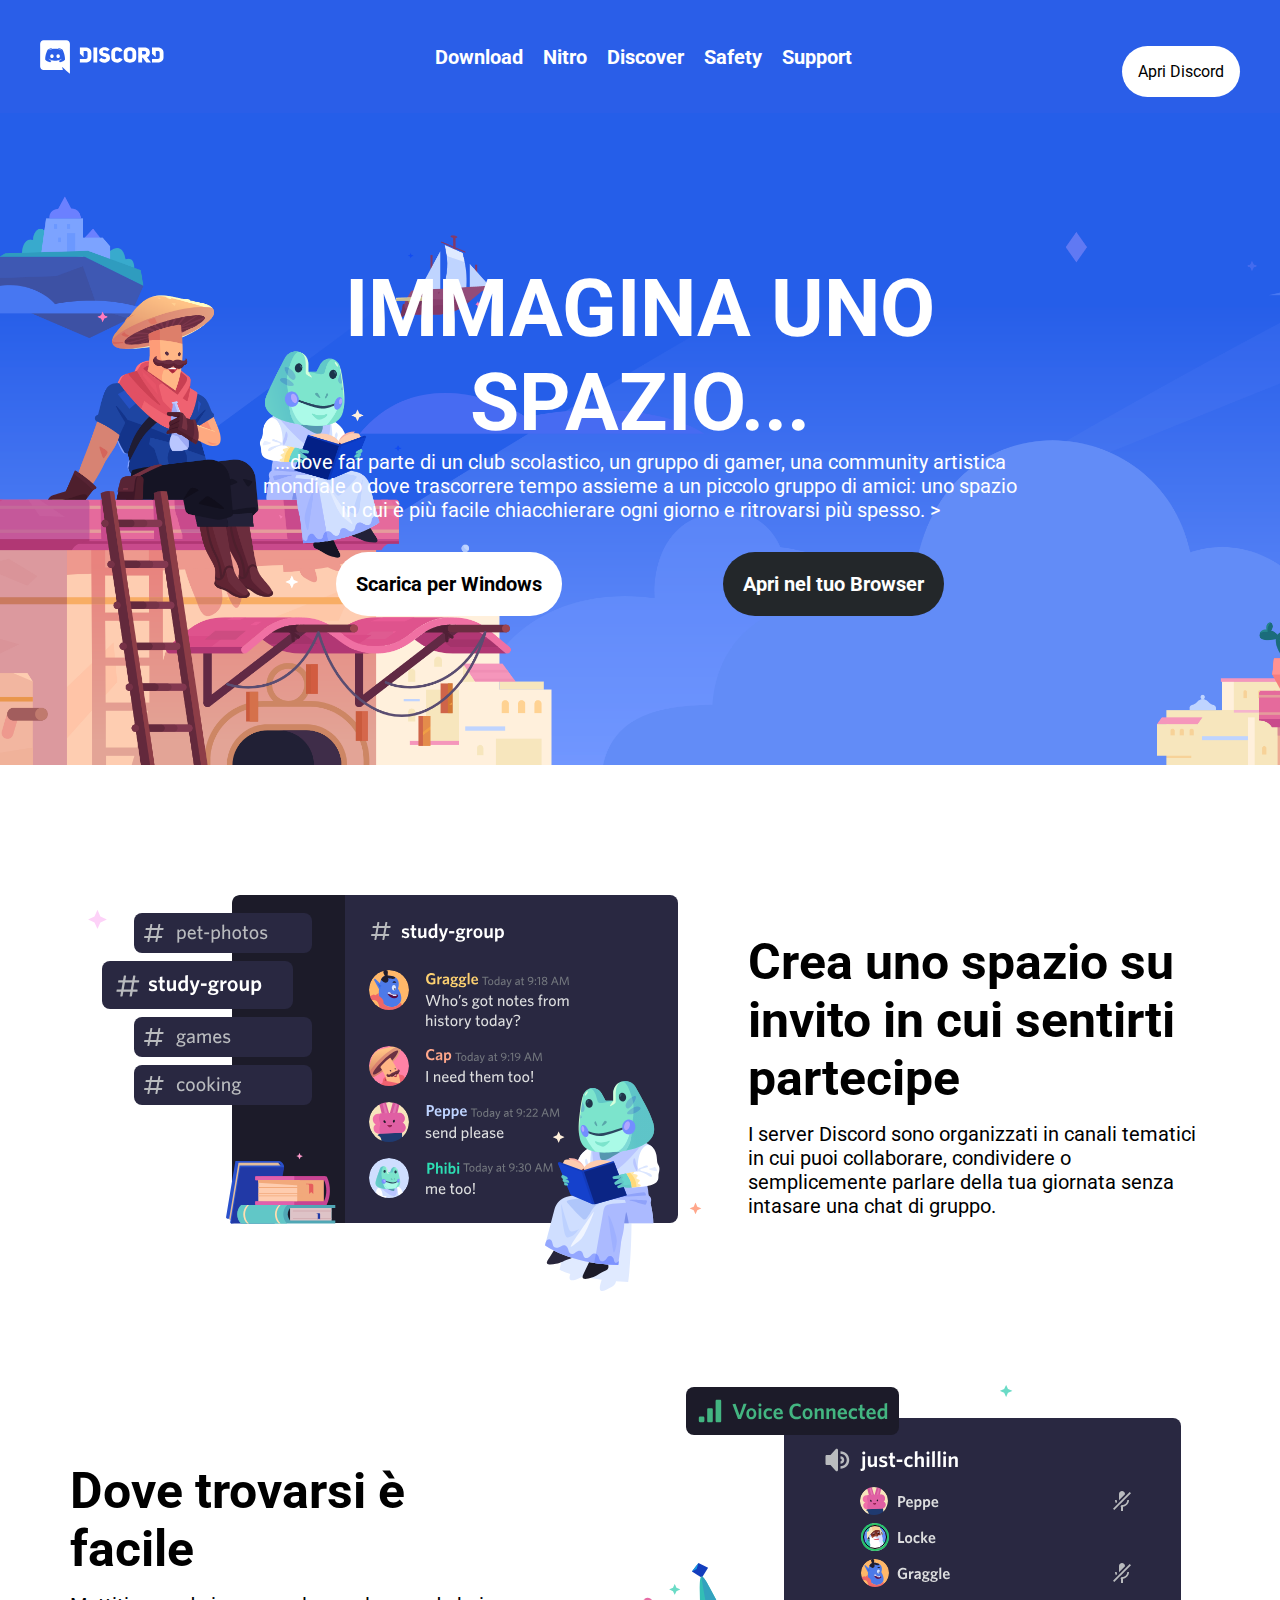
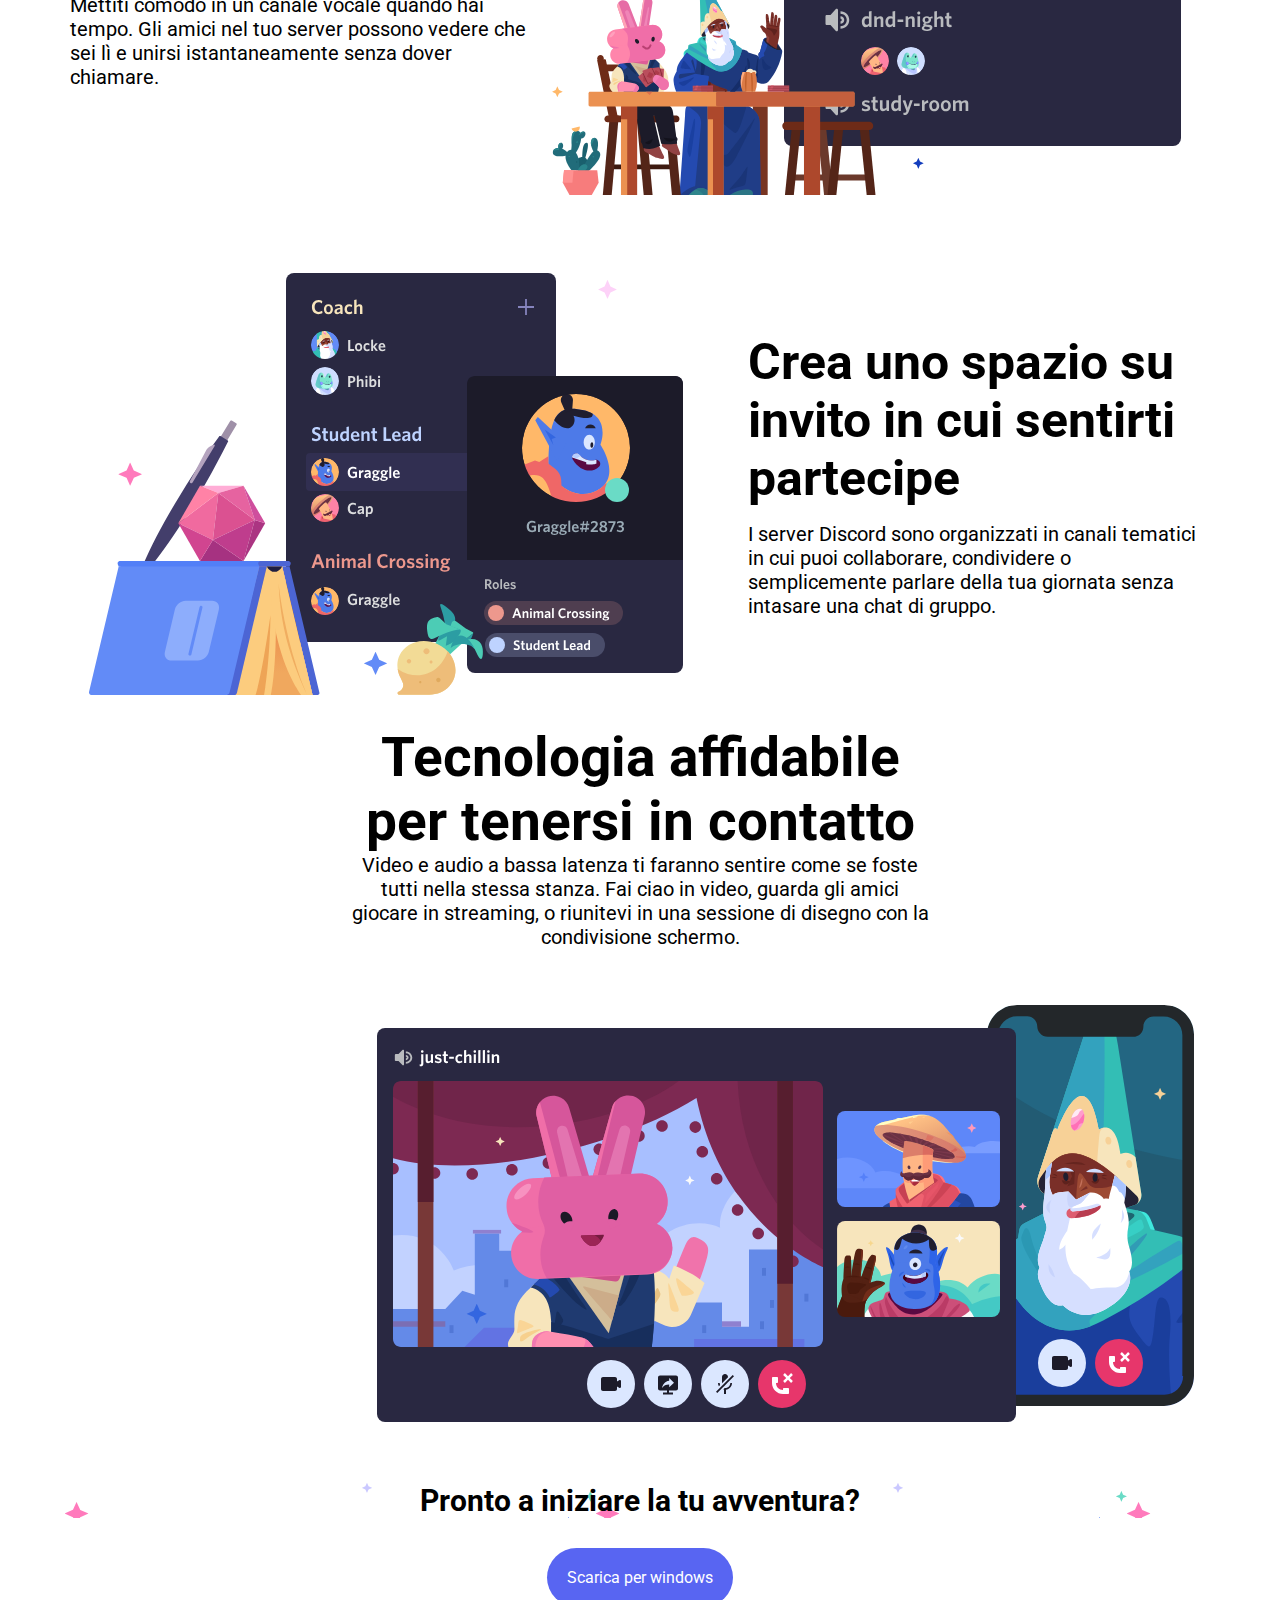
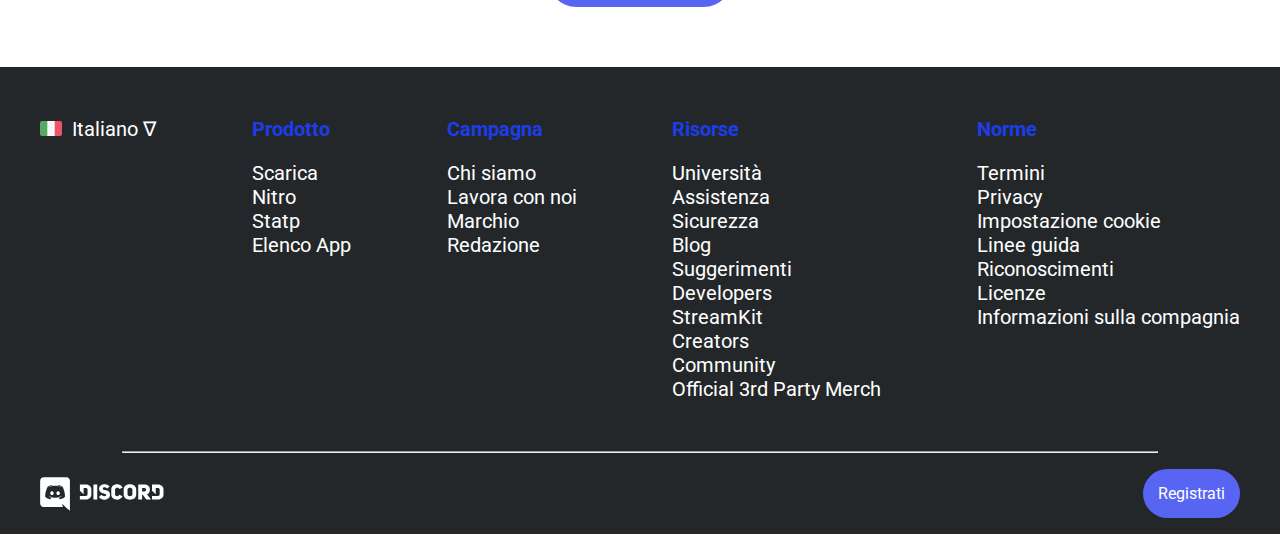
<file: index.html>
<!DOCTYPE html>
<html lang="en">

<head>
    <meta charset="UTF-8">
    <meta name="viewport" content="width=device-width, initial-scale=1.0">
    <title>Discord</title>
    <link rel="stylesheet" href="https://cdnjs.cloudflare.com/ajax/libs/font-awesome/6.4.2/css/all.min.css"
        integrity="sha512-z3gLpd7yknf1YoNbCzqRKc4qyor8gaKU1qmn+CShxbuBusANI9QpRohGBreCFkKxLhei6S9CQXFEbbKuqLg0DA=="
        crossorigin="anonymous" referrerpolicy="no-referrer" />
    <link rel="preconnect" href="https://fonts.googleapis.com">
    <link rel="stylesheet" href="https://cdnjs.cloudflare.com/ajax/libs/font-awesome/6.4.2/css/all.min.css"
        integrity="sha512-z3gLpd7yknf1YoNbCzqRKc4qyor8gaKU1qmn+CShxbuBusANI9QpRohGBreCFkKxLhei6S9CQXFEbbKuqLg0DA=="
        crossorigin="anonymous" referrerpolicy="no-referrer" />
    <link rel="preconnect" href="https://fonts.gstatic.com" crossorigin>
    <link
        href="https://fonts.googleapis.com/css2?family=Fredoka:wght@300&family=Noto+Sans:wght@500&family=Poppins:wght@200&family=Roboto:wght@100&display=swap"
        rel="stylesheet">
    <link rel="stylesheet" href="style.css">
</head>

<body>
    <header class="">
        <nav class="container d-flex">
            <img src="img/logo.svg" alt="">
            <ul class="d-flex">
                <li><strong><a href="">
                            <sapn>Download</span></strong></a></li>
                <li><a href=""><strong>Nitro</strong></a></li>
                <li><a href=""><strong>Discover</strong></a></li>
                <li><a href=""><strong>Safety</strong></a></li>
                <li><a href=""><strong>Support</strong></a></li>
            </ul>
            <a href="accedi" class="apri">Apri Discord</a>

        </nav>
        <div id="hero">
            <div class="container  f-center hero-content big-padding">
                <div class=" f-center container d-flex testo">
                    <h1>IMMAGINA UNO SPAZIO...</h1>
                    <p>...dove far parte di un club scolastico, un gruppo di gamer, una community artistica mondiale o
                        dove trascorrere tempo assieme a un piccolo gruppo di amici: uno spazio in cui è più facile
                        chiacchierare ogni giorno e ritrovarsi più spesso. ></p>
                    <div class="scarica">
                        <i class="fa-sharp fa-solid fa-download "></i>
                        <span><strong>Scarica per Windows</strong></span>
                    </div>
                    <span class="browser"><strong>Apri nel tuo Browser</strong></span>
                </div>
            </div>

        </div>
    </header>
    <main class="">
        <section class="big-padding">
            <div class="container scritte-foto1 ">
                <img src="img/item1.svg" alt="">
                <div>
                    <h3>Crea uno spazio su invito in cui sentirti partecipe</h3>
                    <p class="sotto-testo">I server Discord sono organizzati in canali tematici in cui puoi collaborare,
                        condividere o semplicemente parlare della tua giornata senza intasare una chat di gruppo.</p>
                </div>
            </div>
            <div class="container  scritte-foto2">
                <img src="img/item2.svg" alt="">
                <div>
                    <h3>Dove trovarsi è facile</h3>
                    <p class="sotto-testo2">
                        Mettiti comodo in un canale vocale quando hai tempo. Gli amici nel tuo server
                        possono vedere che sei lì e unirsi istantaneamente senza dover chiamare.
                    </p>
                </div>
            </div>
            <div class="container  scritte-foto1">
                <img src="img/item3.svg" alt="">
                <div>
                    <h3>Crea uno spazio su invito in cui sentirti partecipe</h3>
                    <p class="sotto-testo">
                        I server Discord sono organizzati in canali tematici in cui puoi collaborare,
                        condividere o semplicemente parlare della tua giornata senza intasare una chat di gruppo.
                    </p>
                </div>
            </div>
            <div class="container image">
                <div>
                    <h2>Tecnologia affidabile per tenersi in contatto</h2>
                    <p>Video e audio a bassa latenza ti faranno sentire come se foste tutti nella stessa stanza. Fai
                        ciao in video, guarda gli amici giocare in streaming, o riunitevi in una sessione di disegno con
                        la condivisione schermo.</p>
                </div>
                <img src="img/item4-big.svg" alt="">
            </div>
            <div class="adventure container">
                <h4 class="">Pronto a iniziare la tu avventura?</h4>
                <div class="windows">Scarica per windows</div>

            </div>
        </section>
    </main>
    <footer>


        <div class="container  colonne">
            <div>
                <ul>
                    <li>
                        <div class="lingua-box">
                            <img src="img/ita.png" alt="" class="italiano">Italiano &nabla;
                        </div>
                        <div class="siti">
                            <i class="fa-brands fa-instagram"></i>
                            <i class="fa-brands fa-twitter"></i>
                            <i class="fa-brands fa-facebook"></i>
                            <i class="fa-brands fa-youtube"></i>
                            <i class="fa-brands fa-tiktok"></i>
                        </div>
                    </li>
                </ul>
            </div>
            <div class="">
                <ul>
                    <h5>Prodotto</h5>
                    <li>Scarica</li>
                    <li>Nitro</li>
                    <li>Statp</li>
                    <li>Elenco App</li>
                </ul>
            </div>

            <div>
                <ul>
                    <h5>Campagna</h5>
                    <li>Chi siamo</li>
                    <li>Lavora con noi</li>
                    <li>Marchio</li>
                    <li>Redazione</li>
                </ul>
            </div>

            <div>
                <ul>
                    <h5>Risorse</h5>
                    <li>Università</li>
                    <li>Assistenza</li>
                    <li>Sicurezza</li>
                    <li>Blog</li>
                    <li>Suggerimenti</li>
                    <li>Developers</li>
                    <li>StreamKit</li>
                    <li>Creators</li>
                    <li>Community</li>
                    <li>Official 3rd Party Merch</li>
                </ul>
            </div>

            <div>
                <ul>
                    <h5>Norme</h5>
                    <li>Termini</li>
                    <li>Privacy</li>
                    <li>Impostazione cookie</li>
                    <li>Linee guida</li>
                    <li>Riconoscimenti</li>
                    <li>Licenze</li>
                    <li>Informazioni sulla compagnia</li>
                </ul>
            </div>
        </div>

        <div class="">
            <hr class="container">
            <div class="container d-flex">
                <img src="img/logo.svg" alt="">
                <a href="" class="registrati">Registrati</a>
            </div>
        </div>
    </footer>

</body>

</html>
</file>
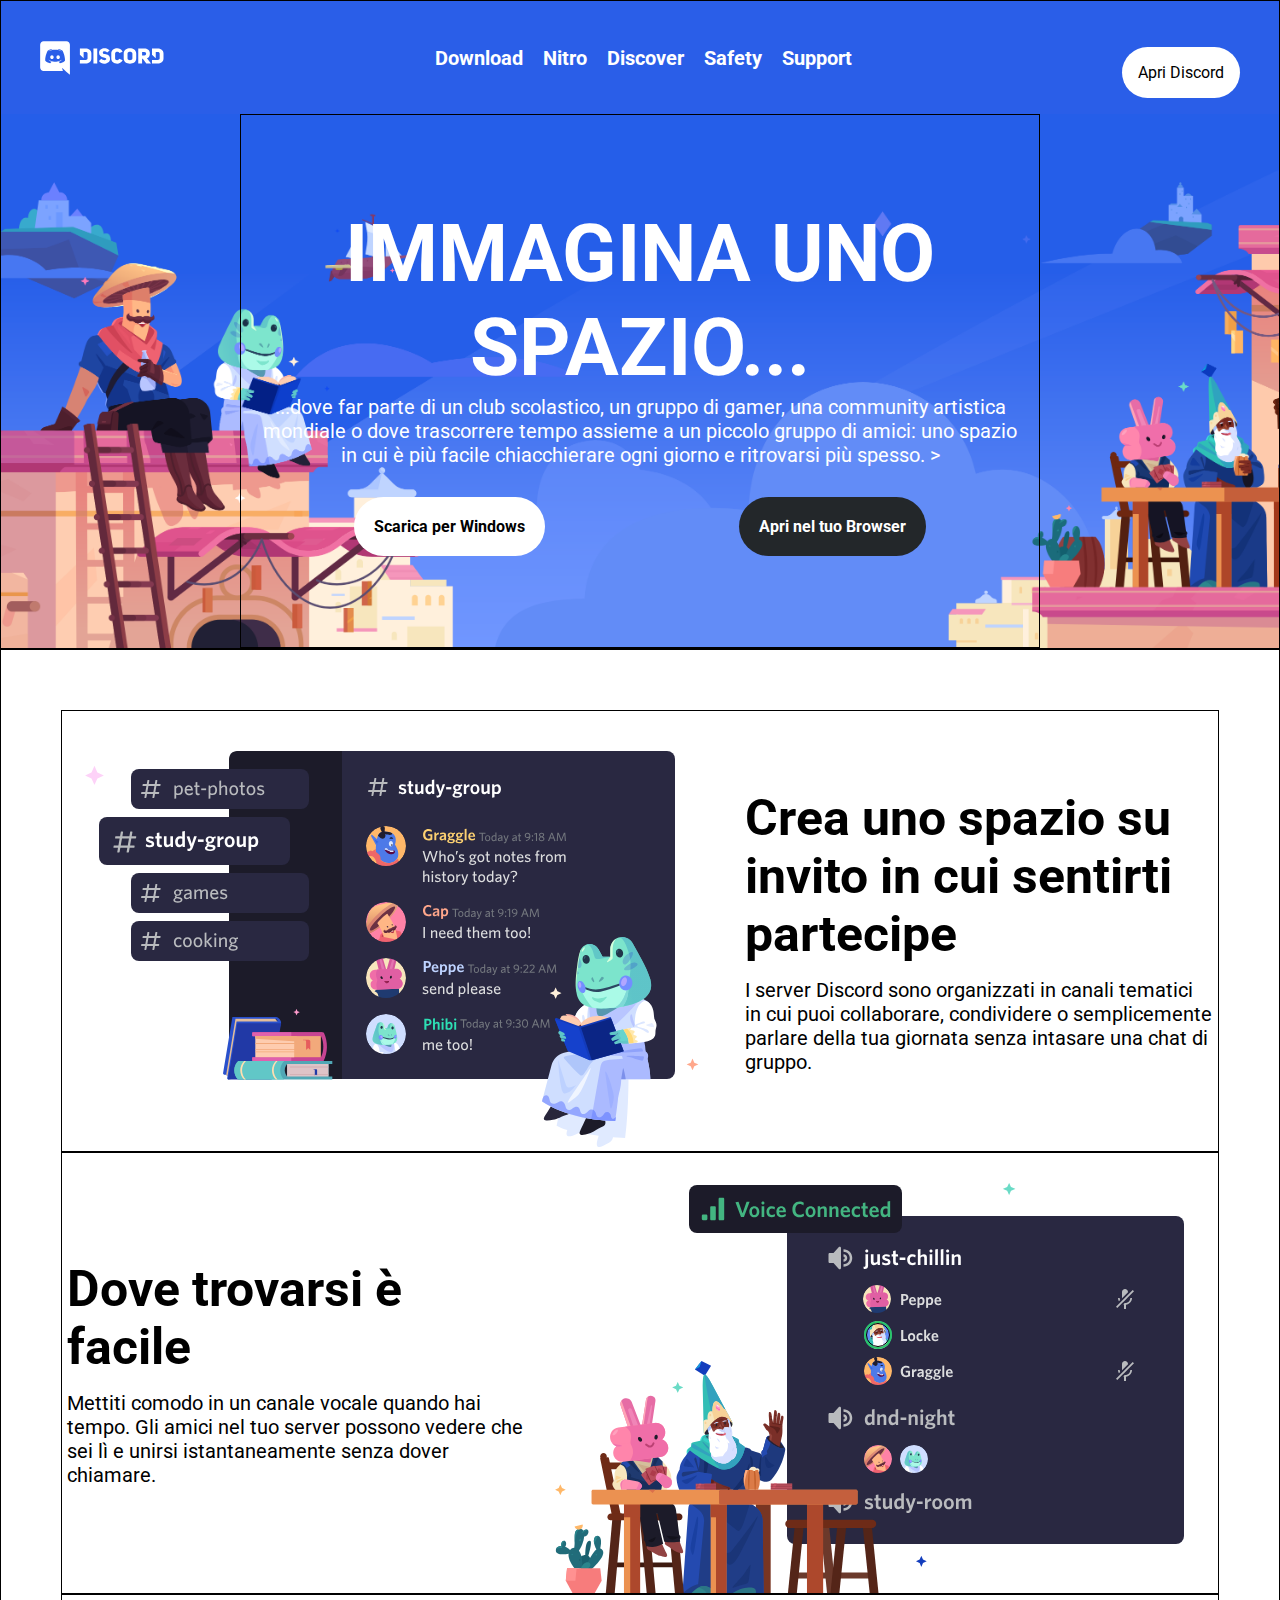
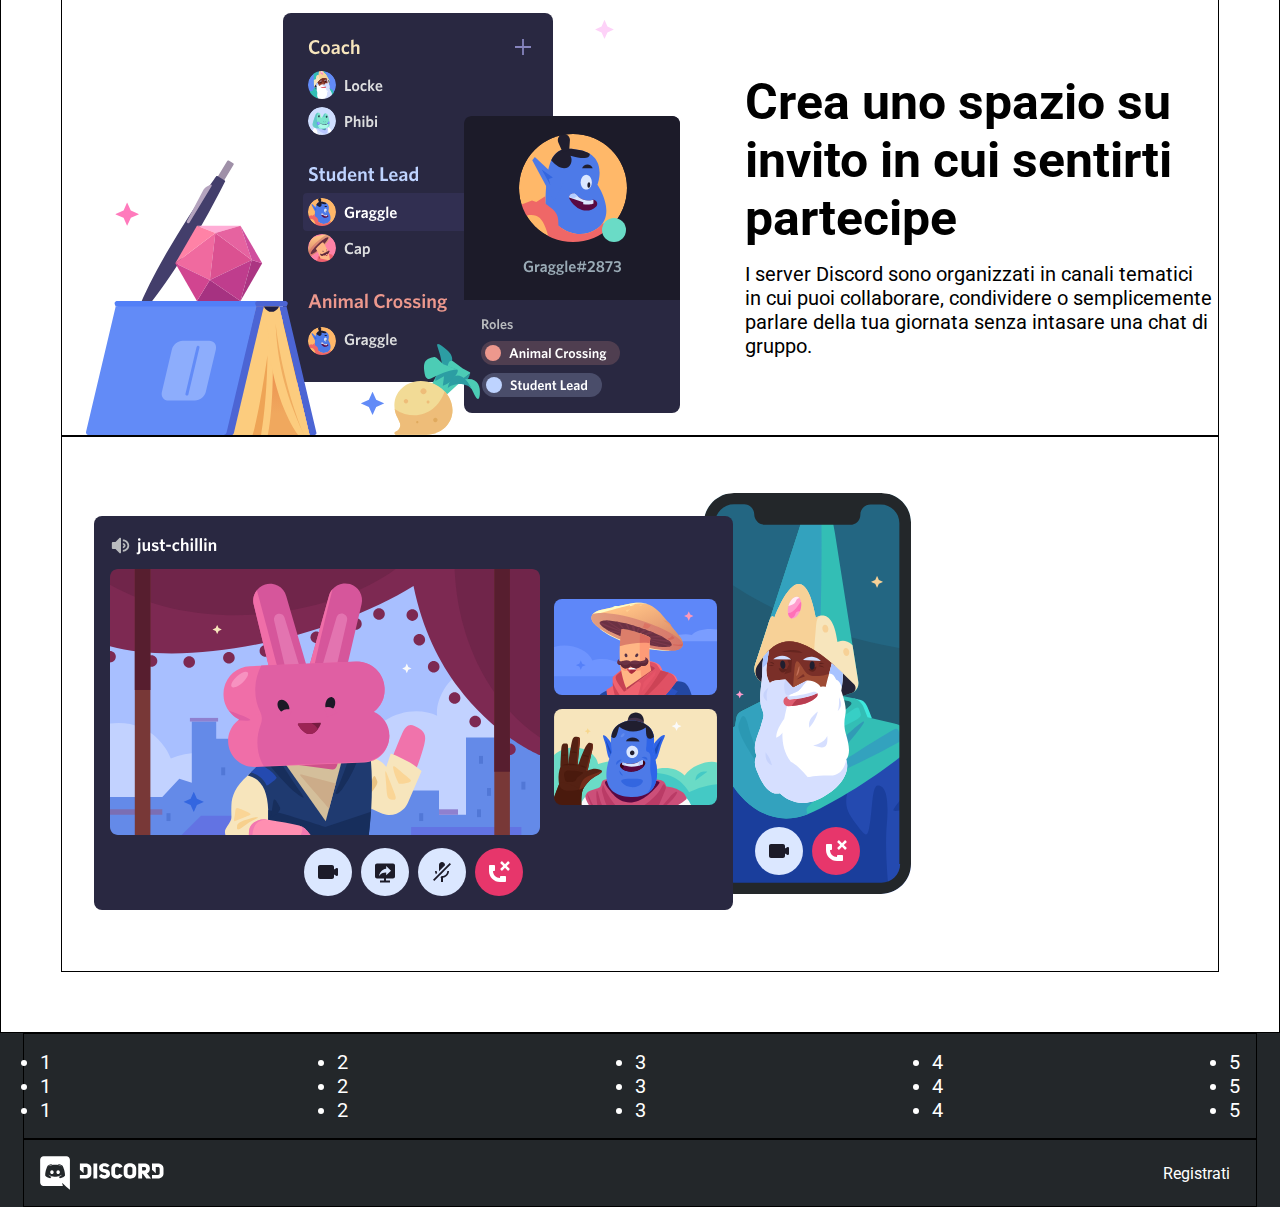
<file: style.html>
<!DOCTYPE html>
<html lang="en">

<head>
    <meta charset="UTF-8">
    <meta name="viewport" content="width=device-width, initial-scale=1.0">
    <title>Discord</title>
    <link rel="preconnect" href="https://fonts.googleapis.com">
    <link rel="stylesheet" href="https://cdnjs.cloudflare.com/ajax/libs/font-awesome/6.4.2/css/all.min.css"
        integrity="sha512-z3gLpd7yknf1YoNbCzqRKc4qyor8gaKU1qmn+CShxbuBusANI9QpRohGBreCFkKxLhei6S9CQXFEbbKuqLg0DA=="
        crossorigin="anonymous" referrerpolicy="no-referrer" />
    <link rel="preconnect" href="https://fonts.gstatic.com" crossorigin>
    <link
        href="https://fonts.googleapis.com/css2?family=Fredoka:wght@300&family=Noto+Sans:wght@500&family=Poppins:wght@200&family=Roboto:wght@100&display=swap"
        rel="stylesheet">
    <link rel="stylesheet" href="index.css">
</head>

<body>
    <header class="debug">
        <nav class="container d-flex">
            <img src="img/logo.svg" alt="">
            <ul class="d-flex">
                <li><strong><a href="">
                            <sapn>Download</span></strong></a></li>
                <li><a href=""><strong>Nitro</strong></a></li>
                <li><a href=""><strong>Discover</strong></a></li>
                <li><a href=""><strong>Safety</strong></a></li>
                <li><a href=""><strong>Support</strong></a></li>
            </ul>
            <a href="accedi" class="apri">Apri Discord</a>

        </nav>
        <div id="hero">
            <div class="container  f-center hero-content">
                <div class=" debug f-center container d-flex testo">
                    <h1>IMMAGINA UNO SPAZIO...</h1>
                    <p>...dove far parte di un club scolastico, un gruppo di gamer, una community artistica mondiale o
                        dove trascorrere tempo assieme a un piccolo gruppo di amici: uno spazio in cui è più facile
                        chiacchierare ogni giorno e ritrovarsi più spesso. ></p>
                    <div class="scarica">
                        <i class="fa-sharp fa-solid fa-download "></i>
                        <span><strong>Scarica per Windows</strong></span>
                    </div>
                    <span class="browser"><strong>Apri nel tuo Browser</strong></span>
                </div>
            </div>

        </div>
    </header>
    <main class="debug">
        <section class="big-padding">
            <div class="container debug scritte-foto">
                <img src="img/item1.svg" alt="">

                <div>
                    <h3>Crea uno spazio su invito in cui sentirti partecipe</h3>
                    <p class="sotto-testo">I server Discord sono organizzati in canali tematici in cui puoi collaborare,
                        condividere o semplicemente parlare della tua giornata senza intasare una chat di gruppo.</p>
                </div>
            </div>



            <div class="container debug scritte-foto2">
                <img src="img/item2.svg" alt="">

                <div>
                    <h3>Dove trovarsi è facile</h3>
                    <p class="sotto-testo2">
                        Mettiti comodo in un canale vocale quando hai tempo. Gli amici nel tuo server
                        possono vedere che sei lì e unirsi istantaneamente senza dover chiamare.
                    </p>
                </div>
            </div>

            <div class="container debug scritte-foto">
                <img src="img/item3.svg" alt="">

                <div>
                    <h3>Crea uno spazio su invito in cui sentirti partecipe</h3>
                    <p class="sotto-testo">I server Discord sono organizzati in canali tematici in cui puoi collaborare,
                        condividere o semplicemente parlare della tua giornata senza intasare una chat di gruppo.</p>
                </div>
            </div>

            <div class="container debug">
                
                



                <img src="img/item4-big.svg" alt="">
            </div>
        </section>
    </main>
    <footer>
        <div class="container d-flex debug">
            <ul>
                <li>1</li>
                <li>1</li>
                <li>1</li>
            </ul>
            <ul>
                <li>2</li>
                <li>2</li>
                <li>2</li>
            </ul>
            <ul>
                <li>3</li>
                <li>3</li>
                <li>3</li>
            </ul>
            <ul>
                <li>4</li>
                <li>4</li>
                <li>4</li>
            </ul>
            <ul>
                <li>5</li>
                <li>5</li>
                <li>5</li>
            </ul>
        </div>
        <div class="container debug d-flex">
            <img src="img/logo.svg" alt="">
            <a href="">Registrati</a>
        </div>
    </footer>

</body>

</html>
</file>
<file: style.css>
* {
    margin: 0;
    padding: 0;
    font-family: 'Fredoka', sans-serif;
    font-family: 'Noto Sans', sans-serif;
    font-family: 'Poppins', sans-serif;
    font-family: 'Roboto', sans-serif;
}

h1 {
    font-size: 80px;
}
h2{
    font-size: 55px;
}
h3 {
    align-self: center;
    text-align: left;
    font-size: 50px;
    margin-bottom: 15px;
}
h4{
    font-size: 30px;
    background-image: url(img/stars.svg);
    
}

h5{
    color: rgb(28, 61, 232) ;
    font-size: 20px;
    margin-bottom: 20px;
    
}

li{
    list-style: none;
}

p {
    font-size: 20px;
}

li {
    font-size: 20px;
}

a {
    color: white;
    display: block;
    padding: 6px 10px;
    text-decoration: none;
}


.body {
    background-color: white;
}

.debug {
    border: 1px solid black;
}

.container {
    max-width: 1200px;
    margin: 0 auto;
    padding: 0 5px;
}

header {
    background-color: #2a5ee8;
}

#hero {
    background-image: url(img/jumbo.png);
    background-size: cover;
    background-repeat: no-repeat;
}

#hero .container {
    min-height: 500px;

}

.d-flex {
    display: flex;
    flex-flow: row wrap;
    justify-content: space-between;
    align-items: center;
    align-content: center;
    list-style-type: none;
    padding: 16px;
}

.f-center {
    justify-content: center;
    justify-content: space-around;
}

.testo {
    text-align: center;
    color: white;
}

footer {
    color: white;
    background-color: #23272a;
}

.big-padding {
    padding: 60px;
}

.hero-content {
    max-width: 800px;
}

.scarica {
    background-color: white;
    padding: 20px;
    border-radius: 50px;
    color: black;
    margin-top: 30px;
    font-size: 20px;
}

.browser {
    background-color: rgb(35, 39, 42);
    padding: 20px;
    border-radius: 50px;
    margin-top: 30px;
    font-size: 20px;
}

.apri {
    color: black;
    background-color: white;
    border-radius: 50px;
    margin-top: 30px;
    padding: 16px;
}

.scritte-foto1 {
    display: flex;
    flex-direction: row;
    justify-content: center;
    flex-direction: row;
    align-items: center;
    padding: 30px 10px;

}

.sotto-testo {
    display: flex;
    align-self: flex-end;
    text-align: left;
}

.scritte-foto2 {
    display: flex;
    flex-direction: row-reverse;
    align-items: center;
    padding: 30px 10px;
}

.image {
    text-align: center;
    width: 50%;
}

.adventure {
    text-align: center;
}

.windows {
    background-color: rgb(88, 101, 242);
    display: inline-block;
    padding: 20px;
    border-radius: 50px;
    color: white;
    margin-top: 30px;
        
}

.italiano {
    height: 15px;
    margin-right: 10px;
}

.registrati {
    background-color: rgb(88, 101, 242);
    padding: 15px;
    border-radius: 50px;
}

.siti{
    margin-top: 25px;
}

 .colonne{
    display: flex;
    justify-content: space-between;
    padding-top: 50px;
    margin-bottom: 50px;

 }

 hr {
    border: 1;
    width: 80%;
    color: #FF0000;
    }
</file>
<file: index.css>
* {
    margin: 0;
    padding: 0;
    font-family: 'Fredoka', sans-serif;
    font-family: 'Noto Sans', sans-serif;
    font-family: 'Poppins', sans-serif;
    font-family: 'Roboto', sans-serif;
}

h1 {
    font-size: 80px;
}

h3{
    align-self: center;
    text-align: left;
    font-size: 50px;
    margin-bottom: 15px;
}

h4{
    
}

p {
    font-size: 20px;
}

li {
    font-size: 20px;
}

a {
    color: white;
    display: block;
    padding: 6px 10px;
    text-decoration: none;
}

.body {
    background-color: white;
}

.debug {
    border: 1px solid black;
}

.container {
    max-width: 1200px;
    margin: 0 auto;
    padding: 0 5px;
}

header {
    background-color: #2a5ee8;
}

#hero {
    background-image: url(img/jumbo.png);
    background-size: cover;
    background-repeat: no-repeat;
}

#hero .container {
    min-height: 500px;

}

.d-flex {
    display: flex;
    flex-flow: row wrap;
    justify-content: space-between;
    align-items: center;
    align-content: center;
    list-style-type: none;
    padding: 16px;
}

.f-center {
    justify-content: center;
    justify-content: space-around;
}

.testo {
    text-align: center;
    color: white;
}

footer {
    color: white;
    background-color: #23272a;
}

.big-padding {
    padding: 60px;
}

.hero-content {
    max-width: 800px;
}

.scarica {
    background-color: white;
    padding: 20px;
    border-radius: 50px;
    color: black;
    margin-top: 30px;
}

.browser {
    background-color: rgb(35, 39, 42);
    padding: 20px;
    border-radius: 50px;
    margin-top: 30px;
}

.apri {
    color: black;
    background-color: white;
    border-radius: 50px;
    margin-top: 30px;
    padding: 16px;
}

.scritte-foto{
    display: flex;
    flex-direction: row;
    justify-content: center;
    flex-direction: row;
    align-items: center;
    
}

.sotto-testo{
    display: flex;
    align-self: flex-end;
    text-align: left;
}

.scritte-foto2{
    display: flex;
    flex-direction: row-reverse;
    align-items: center;
}
</file>
